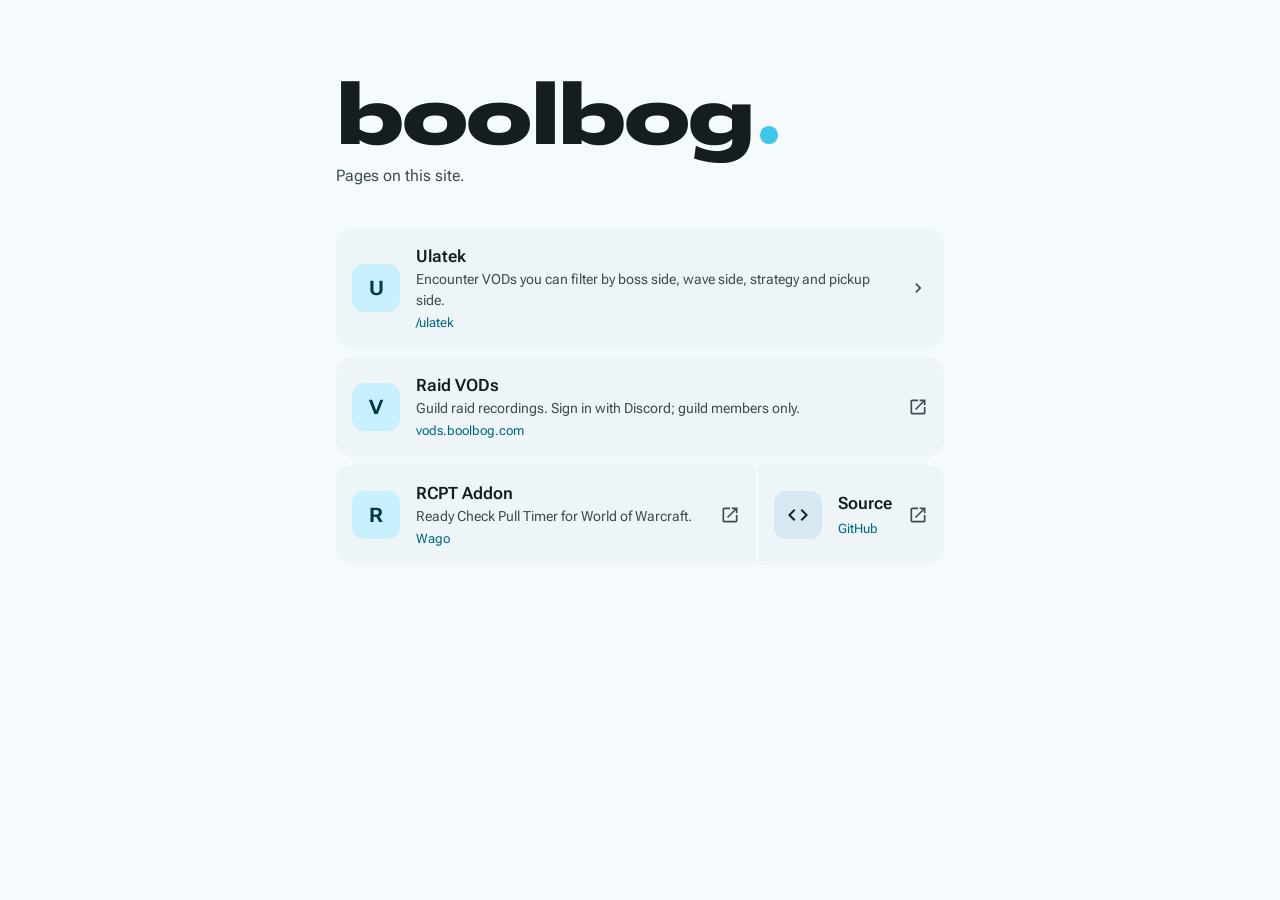
<file: index.html>
<!DOCTYPE html>
<html lang="en">
<head>
<meta charset="utf-8">
<meta name="viewport" content="width=device-width, initial-scale=1">
<title>boolbog</title>
<meta name="description" content="Directory of boolbog pages.">
<link rel="icon" href="data:image/svg+xml,%3Csvg xmlns='http://www.w3.org/2000/svg' viewBox='0 0 32 32'%3E%3Ccircle cx='16' cy='16' r='14' fill='%233fc7eb'/%3E%3C/svg%3E">
<link rel="preconnect" href="https://fonts.googleapis.com">
<link rel="preconnect" href="https://fonts.gstatic.com" crossorigin>
<link rel="stylesheet" href="https://fonts.googleapis.com/css2?family=Roboto+Flex:opsz,wdth,wght@8..144,25..151,100..1000&display=swap">
<link rel="stylesheet" href="assets/theme.css">
<style>
  main { max-width: 640px; margin: 0 auto; padding: 72px 16px 64px; }
  .site {
    margin: 0 0 8px;
    font-size: clamp(48px, 13vw, 88px);
    line-height: .95;
    font-weight: 820;
    font-stretch: 151%;
    font-variation-settings: "wdth" 151;
    letter-spacing: -.02em;
    color: var(--on-surface);
  }
  .site::after {
    content: "";
    display: inline-block;
    width: .2em; height: .2em;
    margin-left: .06em;
    border-radius: 50%;
    background: var(--primary);
  }
  .lede { margin: 0 0 40px; color: var(--on-surface-variant); font-size: 16px; }

  .pages { list-style: none; margin: 0; padding: 0; display: grid; gap: 8px; }
  .page {
    display: flex; align-items: center; gap: 16px;
    padding: 16px 16px 16px 16px;
    border-radius: var(--radius-l);
    background: var(--surface-low);
    color: inherit; text-decoration: none;
    transition: background-color .15s;
  }
  .page:hover { background: var(--surface-container); }
  .page:active { background: var(--surface-high); }
  .avatar {
    width: 48px; height: 48px; flex: none;
    display: grid; place-items: center;
    border-radius: var(--radius-m);
    background: var(--primary-container);
    color: var(--on-primary-container);
    font-weight: 700; font-size: 20px;
    font-variation-settings: "wdth" 130;
  }
  .text { min-width: 0; flex: 1; }
  .name { display: block; font-size: 17px; font-weight: 600; }
  .desc { display: block; color: var(--on-surface-variant); font-size: 14px; }
  .path { display: block; margin-top: 2px; color: var(--primary-ink); font-size: 13px; }
  .chev { color: var(--on-surface-variant); }
  .avatar .icon { width: 24px; height: 24px; }
  .avatar.alt { background: var(--secondary-container); color: var(--on-secondary-container); }

  /* Split card: one entry, two links. Connected halves with a small gap and tight
     inner corners, like an M3 split button. Stacks on narrow screens. */
  .split { display: flex; gap: 2px; }
  .split .page:first-child { flex: 1; min-width: 0; border-radius: var(--radius-l) 4px 4px var(--radius-l); }
  .split .page:last-child { flex: none; border-radius: 4px var(--radius-l) var(--radius-l) 4px; }
  @media (max-width: 480px) {
    .split { flex-direction: column; }
    .split .page:first-child { border-radius: var(--radius-l) var(--radius-l) 4px 4px; }
    .split .page:last-child { border-radius: 4px 4px var(--radius-l) var(--radius-l); }
  }
</style>
</head>
<body>
<main>
  <h1 class="site">boolbog</h1>
  <p class="lede">Pages on this site.</p>

  <ul class="pages">
    <li>
      <a class="page" href="ulatek/">
        <span class="avatar" aria-hidden="true">U</span>
        <span class="text">
          <span class="name">Ulatek</span>
          <span class="desc">Encounter VODs you can filter by boss side, wave side, strategy and pickup side.</span>
          <span class="path">/ulatek</span>
        </span>
        <svg class="icon chev" viewBox="0 0 24 24" aria-hidden="true"><path d="M8.6 16.6 13.2 12 8.6 7.4 10 6l6 6-6 6z"/></svg>
      </a>
    </li>
    <li>
      <a class="page" href="https://vods.boolbog.com/" target="_blank" rel="noopener">
        <span class="avatar" aria-hidden="true">V</span>
        <span class="text">
          <span class="name">Raid VODs</span>
          <span class="desc">Guild raid recordings. Sign in with Discord; guild members only.</span>
          <span class="path">vods.boolbog.com</span>
        </span>
        <svg class="icon chev" viewBox="0 0 24 24" aria-hidden="true"><path d="M5 21q-.82 0-1.41-.59Q3 19.82 3 19V5q0-.82.59-1.41Q4.18 3 5 3h7v2H5v14h14v-7h2v7q0 .82-.59 1.41Q19.82 21 19 21zm4.7-5.3-1.4-1.4L17.6 5H14V3h7v7h-2V6.4z"/></svg>
      </a>
    </li>
    <li class="split">
      <a class="page" href="https://addons.wago.io/addons/rcpt-addon" target="_blank" rel="noopener">
        <span class="avatar" aria-hidden="true">R</span>
        <span class="text">
          <span class="name">RCPT Addon</span>
          <span class="desc">Ready Check Pull Timer for World of Warcraft.</span>
          <span class="path">Wago</span>
        </span>
        <svg class="icon chev" viewBox="0 0 24 24" aria-hidden="true"><path d="M5 21q-.82 0-1.41-.59Q3 19.82 3 19V5q0-.82.59-1.41Q4.18 3 5 3h7v2H5v14h14v-7h2v7q0 .82-.59 1.41Q19.82 21 19 21zm4.7-5.3-1.4-1.4L17.6 5H14V3h7v7h-2V6.4z"/></svg>
      </a>
      <a class="page" href="https://github.com/spencerneutron/RCPT-Addon" target="_blank" rel="noopener" aria-label="RCPT Addon source on GitHub">
        <span class="avatar alt" aria-hidden="true"><svg class="icon" viewBox="0 0 24 24"><path d="M8 18 2 12l6-6 1.4 1.45L4.85 12l4.55 4.55zm8 0-1.4-1.45L19.15 12 14.6 7.4 16 6l6 6z"/></svg></span>
        <span class="text">
          <span class="name">Source</span>
          <span class="path">GitHub</span>
        </span>
        <svg class="icon chev" viewBox="0 0 24 24" aria-hidden="true"><path d="M5 21q-.82 0-1.41-.59Q3 19.82 3 19V5q0-.82.59-1.41Q4.18 3 5 3h7v2H5v14h14v-7h2v7q0 .82-.59 1.41Q19.82 21 19 21zm4.7-5.3-1.4-1.4L17.6 5H14V3h7v7h-2V6.4z"/></svg>
      </a>
    </li>
  </ul>
</main>
</body>
</html>
</file>
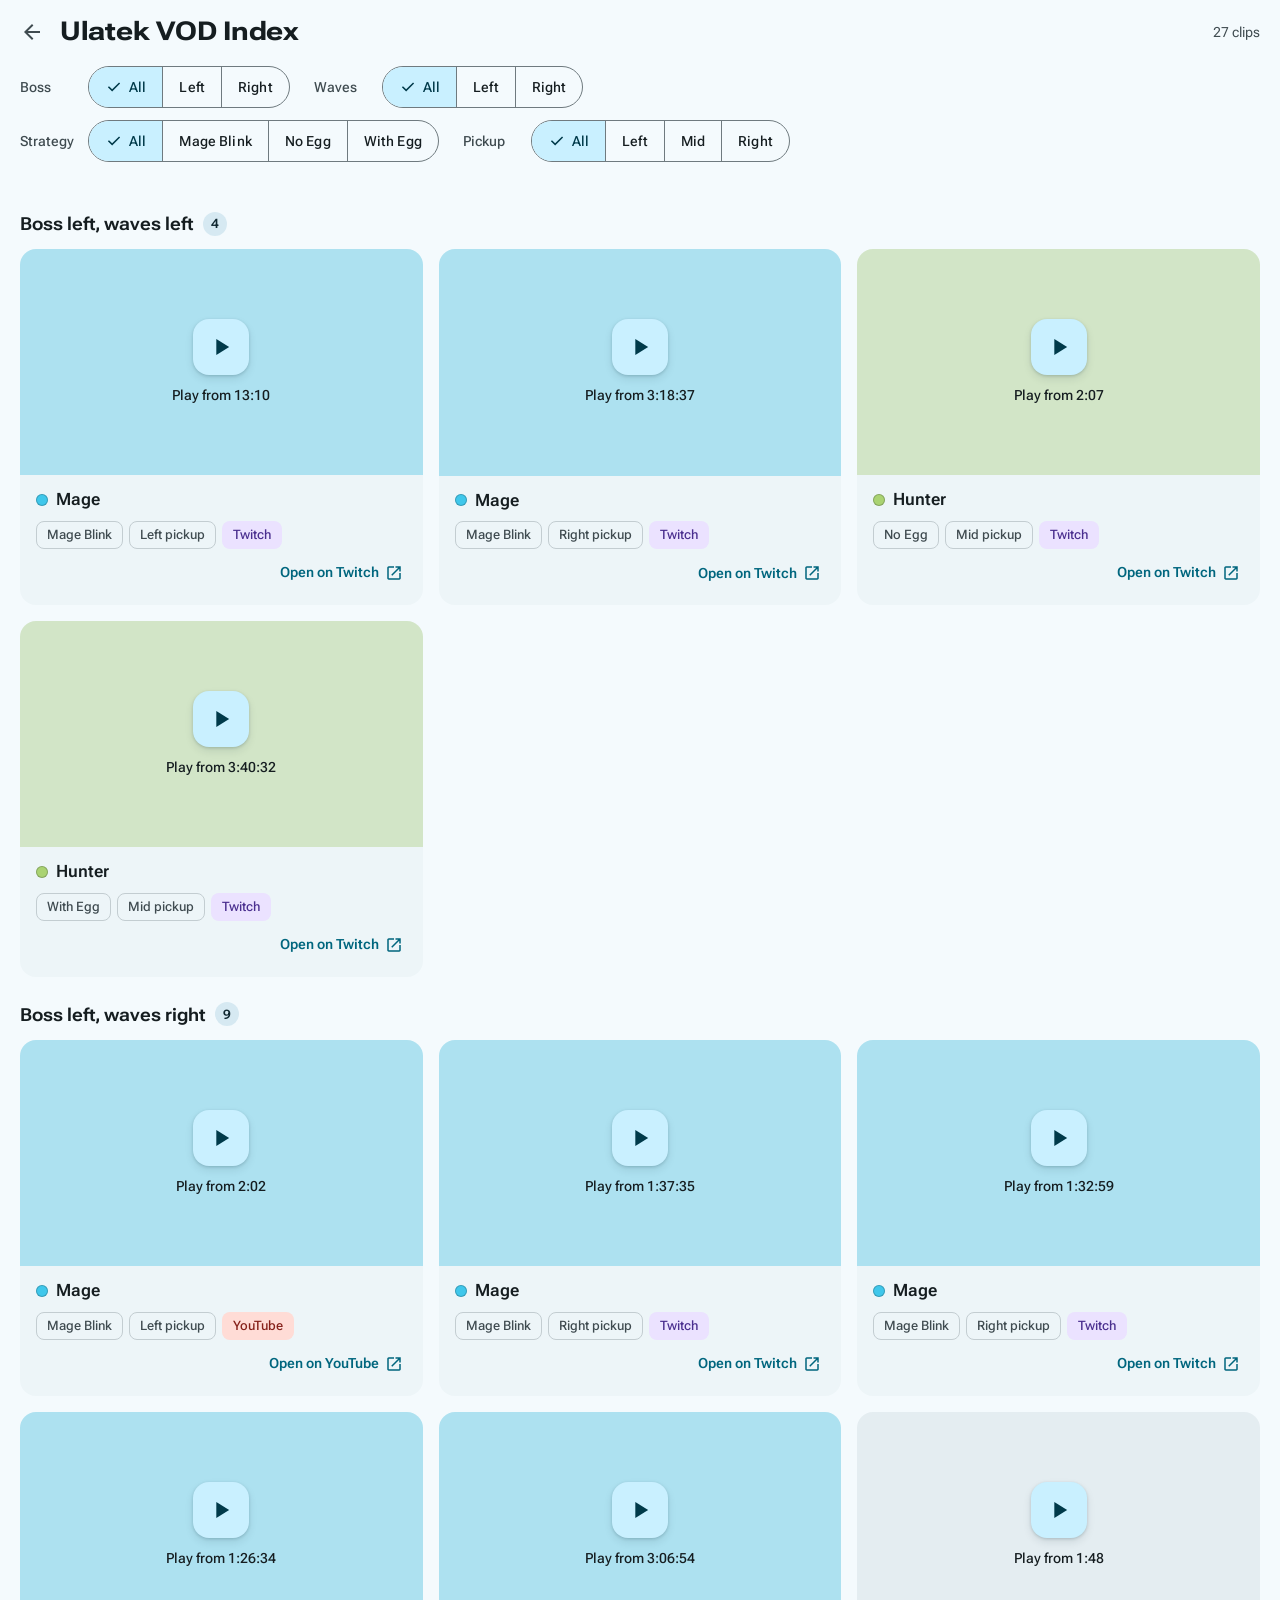
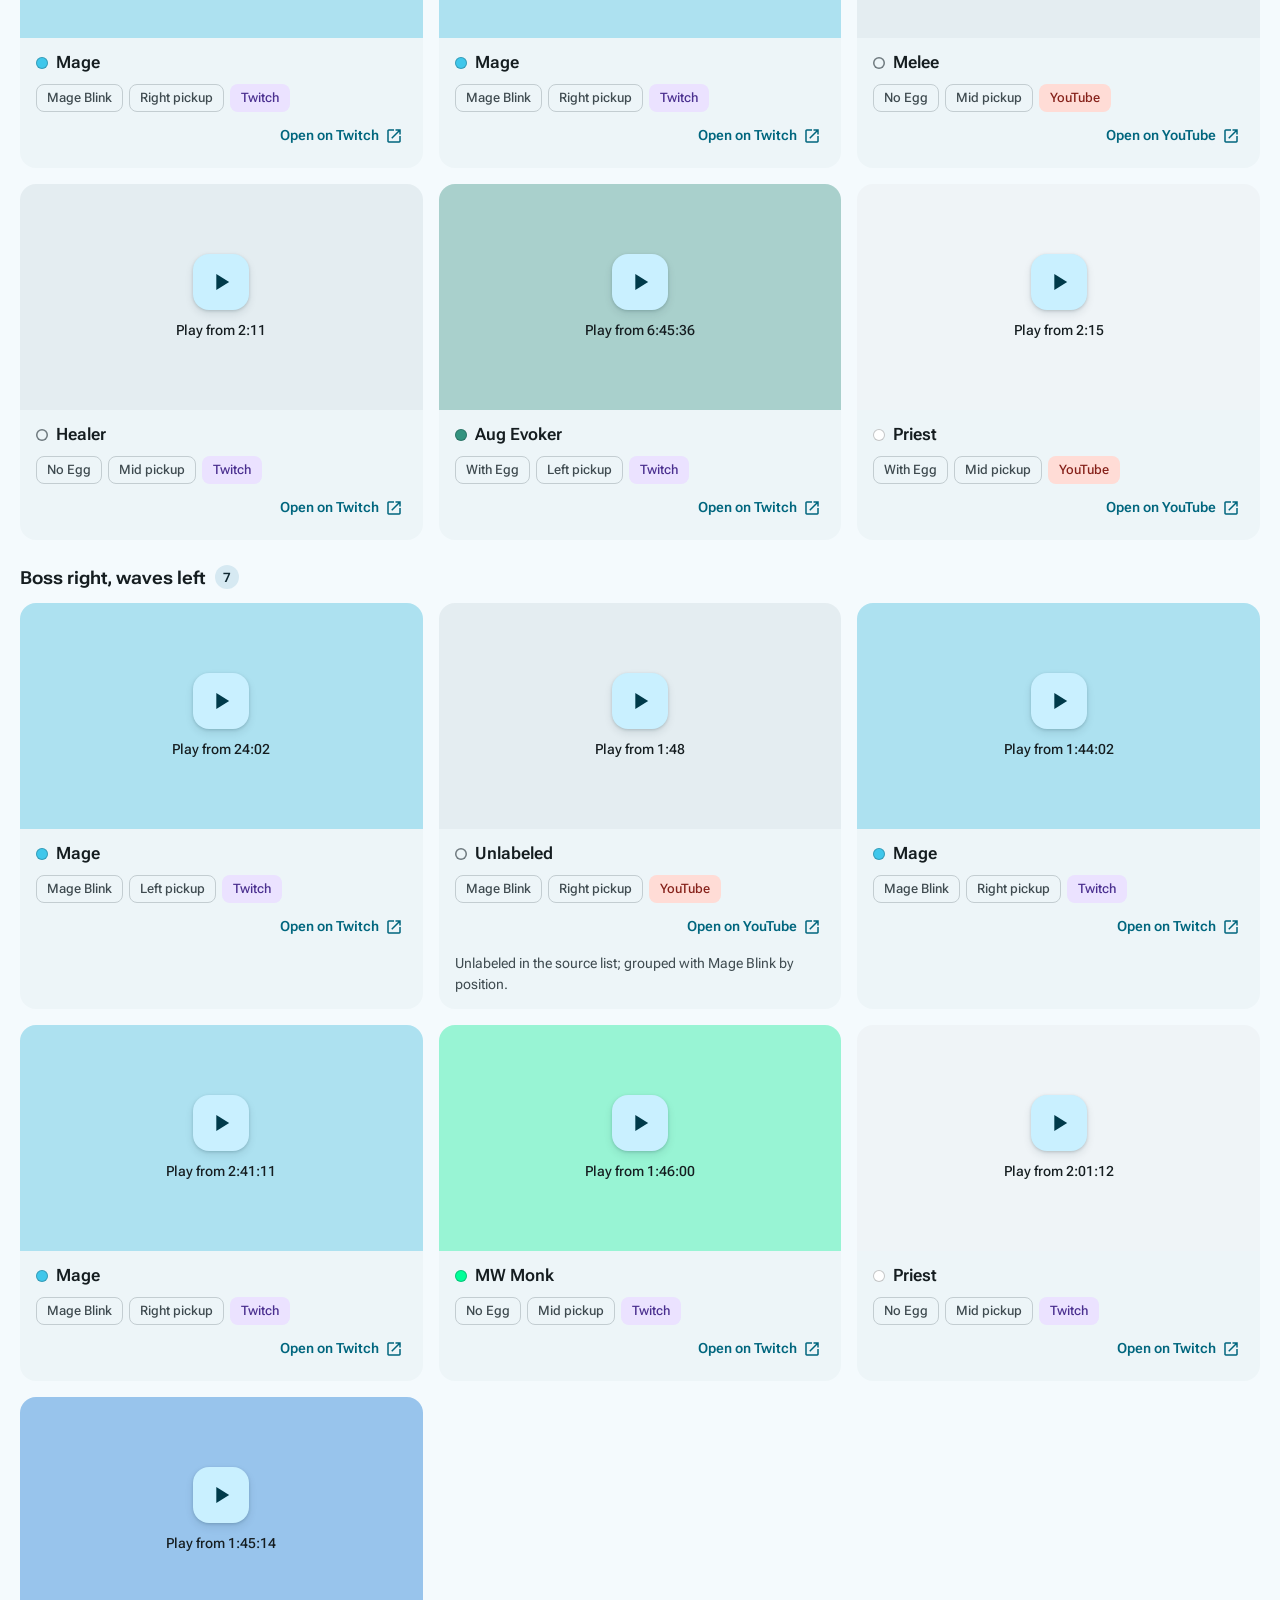
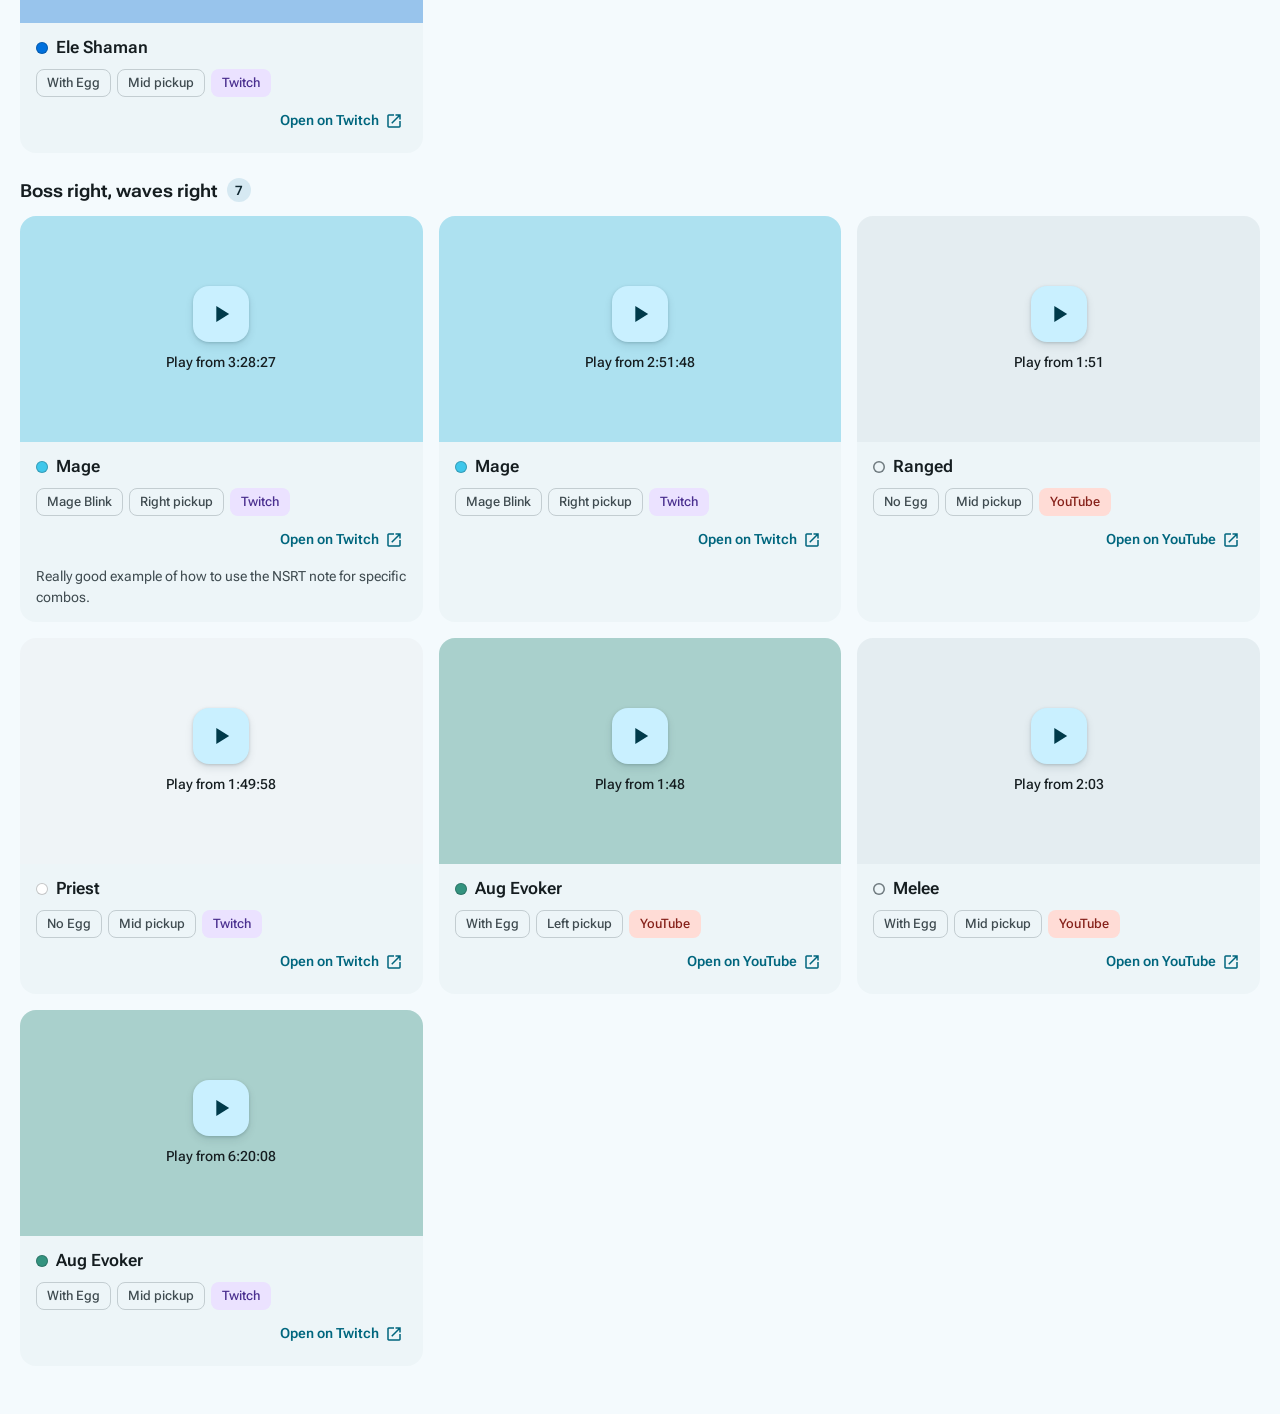
<file: ulatek/index.html>
<!DOCTYPE html>
<html lang="en">
<head>
<meta charset="utf-8">
<meta name="viewport" content="width=device-width, initial-scale=1">
<title>Ulatek VOD Index</title>
<meta name="description" content="Encounter VODs you can filter by boss side, wave side, strategy and assigned pickup side.">
<link rel="icon" href="data:image/svg+xml,%3Csvg xmlns='http://www.w3.org/2000/svg' viewBox='0 0 32 32'%3E%3Ccircle cx='16' cy='16' r='14' fill='%233fc7eb'/%3E%3C/svg%3E">
<link rel="preconnect" href="https://fonts.googleapis.com">
<link rel="preconnect" href="https://fonts.gstatic.com" crossorigin>
<link rel="stylesheet" href="https://fonts.googleapis.com/css2?family=Roboto+Flex:opsz,wdth,wght@8..144,25..151,100..1000&display=swap">
<link rel="stylesheet" href="../assets/theme.css">
<style>
  /* Top app bar */
  header {
    position: sticky; top: 0; z-index: 5;
    background: var(--surface);
    transition: background-color .2s, box-shadow .2s;
  }
  header.scrolled { background: var(--surface-container); box-shadow: 0 1px 0 var(--outline-variant); }
  .bar { max-width: 1500px; margin: 0 auto; padding: 12px 20px 16px; }
  .title-row { display: flex; align-items: center; gap: 8px; margin-bottom: 14px; }
  .back {
    width: 40px; height: 40px; flex: none;
    display: grid; place-items: center;
    margin-left: -8px;
    border-radius: 50%;
    color: var(--on-surface-variant);
    transition: background-color .15s;
  }
  .back:hover { background: color-mix(in srgb, var(--on-surface) 8%, transparent); }
  .back .icon { width: 24px; height: 24px; }
  h1 {
    margin: 0;
    font-size: 26px; line-height: 1.15; font-weight: 760;
    font-variation-settings: "wdth" 140;
    letter-spacing: -.01em;
  }
  .count { margin-left: auto; color: var(--on-surface-variant); font-size: 14px; white-space: nowrap; }

  /* Filters: Boss + Waves on one row, Strategy + Pickup beneath */
  .filters { display: grid; gap: 12px; }
  .filter-row { display: flex; flex-wrap: wrap; gap: 12px 24px; }
  .group { display: flex; align-items: center; gap: 12px; }
  .group > .label { color: var(--on-surface-variant); font-size: 14px; font-weight: 500; min-width: 56px; }

  /* M3 segmented buttons */
  .seg { display: inline-flex; border: 1px solid var(--outline); border-radius: 999px; overflow: hidden; }
  .seg button {
    display: inline-flex; align-items: center; justify-content: center; gap: 6px;
    height: 40px; padding: 0 16px;
    background: transparent; color: var(--on-surface);
    border: 0; font: inherit; font-size: 14px; font-weight: 500; letter-spacing: .01em;
    white-space: nowrap;
    cursor: pointer;
    transition: background-color .15s;
  }
  .seg button + button { border-left: 1px solid var(--outline); }
  .seg button:hover { background: color-mix(in srgb, var(--on-surface) 8%, transparent); }
  .seg button:focus-visible { outline-offset: -3px; }
  .seg button .check { display: none; width: 18px; height: 18px; }
  .seg button[aria-pressed="true"] { background: var(--primary-container); color: var(--on-primary-container); }
  .seg button[aria-pressed="true"]:hover { background: color-mix(in srgb, var(--on-primary-container) 8%, var(--primary-container)); }
  .seg button[aria-pressed="true"] .check { display: block; }

  /* Results */
  main { padding: 8px 20px 48px; max-width: 1500px; margin: 0 auto; }
  section + section { margin-top: 12px; }
  h2 {
    display: flex; align-items: center; gap: 10px;
    margin: 24px 0 12px;
    font-size: 18px; font-weight: 650;
    font-variation-settings: "wdth" 120;
  }
  .badge {
    min-width: 24px; height: 24px; padding: 0 8px;
    display: inline-grid; place-items: center;
    border-radius: 999px;
    background: var(--secondary-container); color: var(--on-secondary-container);
    font-size: 13px; font-weight: 600;
  }
  /* auto-fit collapses empty columns, so a filtered section with fewer clips widens its
     cards to fill the row; --n (clips in the section) caps a sparse row at ~760px a card.
     dense lets later cards backfill the row a playing card leaves. */
  .grid {
    display: grid; gap: 16px;
    grid-template-columns: repeat(auto-fit, minmax(min(340px, 100%), 1fr));
    grid-auto-flow: dense;
    max-width: calc(var(--n, 99) * 760px + (var(--n, 99) - 1) * 16px);
  }
  .grid:has(.card.playing) { max-width: none; }
  /* The playing card takes its own row, as wide as fits the video on screen. */
  .card.playing {
    grid-column: 1 / -1;
    justify-self: center;
    width: min(100%, max(560px, calc((100dvh - 260px) * 16 / 9)));
  }

  /* Eased layout changes (View Transitions; skipped under reduced motion). */
  ::view-transition-group(*),
  ::view-transition-old(*),
  ::view-transition-new(*) {
    animation-duration: 340ms;
    animation-timing-function: cubic-bezier(.2, 0, 0, 1);
  }

  /* Only one layer may paint at each rounded corner: stacked backgrounds clipped by the
     same radius antialias separately and leave a fringe. So the card itself has no
     background, the meta area paints the bottom, and the player only turns black once
     a video is loaded. */
  .card {
    --class: var(--surface-high);
    border-radius: var(--radius-l);
    overflow: hidden;
    display: flex; flex-direction: column;
  }
  .player { aspect-ratio: 16 / 9; position: relative; }
  .player:has(iframe) { background: #000; }
  .player iframe { position: absolute; inset: 0; width: 100%; height: 100%; border: 0; }
  .facade {
    position: absolute; inset: 0; width: 100%;
    border: 0; padding: 0;
    background: color-mix(in srgb, var(--class) var(--class-mix), var(--surface-container));
    color: var(--on-surface); font: inherit;
    cursor: pointer;
    display: flex; flex-direction: column; align-items: center; justify-content: center; gap: 10px;
  }
  .facade:focus-visible { outline-offset: -4px; }
  .fab {
    width: 56px; height: 56px;
    display: grid; place-items: center;
    border-radius: var(--radius-l);
    background: var(--primary-container); color: var(--on-primary-container);
    box-shadow: 0 1px 3px rgba(0, 40, 50, .18), 0 4px 8px rgba(0, 40, 50, .1);
    transition: border-radius .2s, box-shadow .2s;
  }
  .fab .icon { width: 28px; height: 28px; }
  .facade:hover .fab { border-radius: var(--radius-xl); box-shadow: 0 2px 4px rgba(0, 40, 50, .2), 0 8px 14px rgba(0, 40, 50, .12); }
  .facade .when { font-size: 14px; font-weight: 500; color: var(--on-surface); }
  .msg {
    position: absolute; inset: 0;
    display: flex; align-items: center; justify-content: center;
    padding: 20px; text-align: center;
    background: var(--surface-container); color: var(--on-surface-variant); font-size: 14px;
  }

  .meta { flex: 1; background: var(--surface-low); padding: 12px 16px 14px; display: flex; flex-direction: column; gap: 8px; }
  .spec-row { display: flex; align-items: center; gap: 8px; }
  .dot {
    width: 12px; height: 12px; flex: none; border-radius: 50%;
    background: var(--class);
    box-shadow: inset 0 0 0 1px color-mix(in srgb, var(--on-surface) 25%, transparent);
  }
  .card.no-class .dot { background: transparent; box-shadow: inset 0 0 0 1.5px var(--outline); }
  .spec { font-size: 17px; font-weight: 600; }
  /* Card actions (restart, collapse): quiet icons shown while a video is loaded. Hidden
     (but still taking their space) otherwise, so nothing shifts. */
  .actions { margin: -6px -8px -6px auto; display: flex; flex: none; }
  .card-action {
    width: 36px; height: 36px; flex: none;
    display: grid; place-items: center;
    border: 0; border-radius: 50%; padding: 0;
    background: transparent; color: var(--on-surface-variant);
    cursor: pointer;
    visibility: hidden;
    transition: background-color .15s, color .15s;
  }
  .card.playing .card-action { visibility: visible; }
  .card-action:hover { background: color-mix(in srgb, var(--on-surface) 8%, transparent); color: var(--on-surface); }
  .card-action .icon { width: 20px; height: 20px; }
  .row { display: flex; align-items: center; gap: 6px; flex-wrap: wrap; }
  .chip {
    height: 28px; padding: 0 10px;
    display: inline-flex; align-items: center;
    border-radius: var(--radius-s);
    border: 1px solid var(--outline-variant);
    color: var(--on-surface-variant);
    font-size: 13px; font-weight: 500;
  }
  .chip.tw { border-color: transparent; background: var(--twitch-container); color: var(--on-twitch-container); }
  .chip.yt { border-color: transparent; background: var(--youtube-container); color: var(--on-youtube-container); }
  .open {
    margin-left: auto;
    display: inline-flex; align-items: center; gap: 6px;
    height: 36px; padding: 0 12px; margin-right: -8px;
    border-radius: 999px;
    color: var(--primary-ink); text-decoration: none;
    font-size: 14px; font-weight: 600;
    transition: background-color .15s;
  }
  .open .icon { width: 18px; height: 18px; }
  .open:hover { background: color-mix(in srgb, var(--primary-ink) 10%, transparent); }
  .note { font-size: 14px; color: var(--on-surface-variant); max-width: 68ch; }
  .empty { color: var(--on-surface-variant); padding: 64px 0; text-align: center; font-size: 15px; }

  @media (max-width: 560px) {
    .bar { padding: 8px 16px 14px; }
    main { padding: 4px 16px 40px; }
    h1 { font-size: 22px; }
    .filters, .filter-row { gap: 8px; }
    .filter-row { flex-direction: column; }
    .group { gap: 8px; }
    .group > .label { min-width: 60px; font-size: 13px; }
    .seg { display: flex; flex: 1; }
    .seg button { flex: 1 1 auto; height: 36px; padding: 0 8px; font-size: 13px; }
    .seg button .check { width: 16px; height: 16px; }
    .seg[data-key="s"] button[aria-pressed="true"] .check,
    .seg[data-key="p"] button[aria-pressed="true"] .check { display: none; }
  }
</style>
</head>
<body>
<header id="top">
  <div class="bar">
    <div class="title-row">
      <a class="back" href="../" aria-label="Back to all pages">
        <svg class="icon" viewBox="0 0 24 24" aria-hidden="true"><path d="M20 11H7.8l5.6-5.6L12 4l-8 8 8 8 1.4-1.4L7.8 13H20z"/></svg>
      </a>
      <h1>Ulatek VOD Index</h1>
      <div class="count" id="count" aria-live="polite"></div>
    </div>
    <div class="filters">
      <div class="filter-row">
        <div class="group"><span class="label" id="lbl-b">Boss</span><div class="seg" role="group" aria-labelledby="lbl-b" data-key="b"></div></div>
        <div class="group"><span class="label" id="lbl-w">Waves</span><div class="seg" role="group" aria-labelledby="lbl-w" data-key="w"></div></div>
      </div>
      <div class="filter-row">
        <div class="group"><span class="label" id="lbl-s">Strategy</span><div class="seg" role="group" aria-labelledby="lbl-s" data-key="s"></div></div>
        <div class="group"><span class="label" id="lbl-p" title="Assigned pickup side">Pickup</span><div class="seg" role="group" aria-label="Assigned pickup side" data-key="p"></div></div>
      </div>
    </div>
  </div>
</header>
<main id="results"></main>

<script>
const STRATEGIES = { blink: "Mage Blink", noegg: "No Egg", egg: "With Egg" };
const SIDES = { L: "Left", R: "Right" };
// Assigned pickup side: where this player collects eggs, independent of boss and wave side.
const PICKUP = { L: "Left", M: "Mid", R: "Right" };
const POSITION_ORDER = { Left: 0, Mid: 1, Right: 2 };

// WoW class colors; role-only labels (Melee, Healer, Ranged, Unlabeled) get a neutral tile.
const CLASS_COLORS = {
  "Mage": "#3FC7EB",
  "Hunter": "#AAD372",
  "Aug Evoker": "#33937F",
  "Priest": "#FFFFFF",
  "MW Monk": "#00FF98",
  "Ele Shaman": "#0070DD",
};

const clip = (strat, boss, waves, pos, spec, src, id, t, note = "") =>
  ({ strat, boss, waves, pos, spec, src, id, sec: toSeconds(t), note });

const CLIPS = [
  // Boss Left, Waves Left
  clip("blink", "L", "L", "Left",  "Mage",   "tw", "2905210160", "13m10s"),
  clip("noegg", "L", "L", "Mid",   "Hunter", "tw", "2894003271", "2m07s"),
  clip("egg",   "L", "L", "Mid",   "Hunter", "tw", "2906340595", "3h40m32s"),
  clip("blink", "L", "L", "Right", "Mage",   "tw", "2911168379", "3h18m37s"),

  // Boss Left, Waves Right
  clip("blink", "L", "R", "Left",  "Mage",       "yt", "oMSz8Pq01GA", 122),
  clip("egg",   "L", "R", "Left",  "Aug Evoker", "tw", "2905069459", "6h45m36s"),
  clip("noegg", "L", "R", "Mid",   "Melee",      "yt", "syTDXWrELbg", 108),
  clip("noegg", "L", "R", "Mid",   "Healer",     "tw", "2906551889", "2m11s"),
  clip("egg",   "L", "R", "Mid",   "Priest",     "yt", "eyy6m0w4AQA", 135),
  clip("blink", "L", "R", "Right", "Mage",       "tw", "2910264672", "1h37m35s"),
  clip("blink", "L", "R", "Right", "Mage",       "tw", "2910264672", "1h32m59s"),
  clip("blink", "L", "R", "Right", "Mage",       "tw", "2910264672", "1h26m34s"),
  clip("blink", "L", "R", "Right", "Mage",       "tw", "2911168379", "3h06m54s"),

  // Boss Right, Waves Left
  clip("blink", "R", "L", "Left",  "Mage",        "tw", "2905210160", "24m02s"),
  clip("noegg", "R", "L", "Mid",   "MW Monk",     "tw", "2910263999", "1h46m00s"),
  clip("egg",   "R", "L", "Mid",   "Ele Shaman",  "tw", "2910264300", "1h45m14s"),
  clip("noegg", "R", "L", "Mid",   "Priest",      "tw", "2910258382", "2h01m12s"),
  clip("blink", "R", "L", "Right", "Unlabeled",   "yt", "DX3LHAatbUM", 108, "Unlabeled in the source list; grouped with Mage Blink by position."),
  clip("blink", "R", "L", "Right", "Mage",        "tw", "2910264672", "1h44m02s"),
  clip("blink", "R", "L", "Right", "Mage",        "tw", "2911168379", "2h41m11s"),

  // Boss Right, Waves Right
  clip("egg",   "R", "R", "Left",  "Aug Evoker", "yt", "hsOk8ZFJCSo", 108),
  clip("egg",   "R", "R", "Mid",   "Melee",      "yt", "U0CWOeEcCQg", 123),
  clip("noegg", "R", "R", "Mid",   "Ranged",     "yt", "6G_OhBHeg0g", 111),
  clip("noegg", "R", "R", "Mid",   "Priest",     "tw", "2910258382", "1h49m58s"),
  clip("egg",   "R", "R", "Mid",   "Aug Evoker", "tw", "2905069459", "6h20m08s"),
  clip("blink", "R", "R", "Right", "Mage",       "tw", "2911168379", "3h28m27s", "Really good example of how to use the NSRT note for specific combos."),
  clip("blink", "R", "R", "Right", "Mage",       "tw", "2911168379", "2h51m48s"),
];
CLIPS.forEach((c, i) => { c.key = i; });

const FILTER_OPTIONS = {
  s: [["all", "All"], ...Object.entries(STRATEGIES)],
  b: [["all", "All"], ...Object.entries(SIDES)],
  w: [["all", "All"], ...Object.entries(SIDES)],
  p: [["all", "All"], ...Object.entries(PICKUP)],
};

const SVG_NS = "http://www.w3.org/2000/svg";
const ICONS = {
  check: "M9.55 18 3.85 12.3l1.43-1.42 4.27 4.27 9.17-9.18 1.43 1.43z",
  play: "M8 5.14v13.72L19 12z",
  collapse: "M3.4 22 2 20.6 8.6 14H4v-2h8v8h-2v-4.6zM12 12V4h2v4.6L20.6 2 22 3.4 15.4 10H20v2z",
  replay: "M12 22q-1.88 0-3.51-.71-1.64-.71-2.85-1.93-1.21-1.21-1.93-2.85Q3 14.88 3 13h2q0 2.93 2.04 4.96Q9.08 20 12 20t4.96-2.04Q19 15.93 19 13t-2.04-4.96Q14.93 6 12 6h-.15l1.55 1.55L12 9 8 5l4-4 1.4 1.45L11.85 4H12q1.88 0 3.51.71 1.64.71 2.85 1.93 1.21 1.21 1.93 2.85Q21 11.13 21 13q0 1.88-.71 3.51-.71 1.64-1.93 2.85-1.21 1.21-2.85 1.93Q13.88 22 12 22z",
  external: "M5 21q-.82 0-1.41-.59Q3 19.82 3 19V5q0-.82.59-1.41Q4.18 3 5 3h7v2H5v14h14v-7h2v7q0 .82-.59 1.41Q19.82 21 19 21zm4.7-5.3-1.4-1.4L17.6 5H14V3h7v7h-2V6.4z",
};

const state = readState();
const reducedMotion = matchMedia("(prefers-reduced-motion: reduce)");
let activeCard = null;   // the card whose video is loaded and expanded

// Run a DOM update as an eased view transition where supported.
function withTransition(update, after) {
  if (!document.startViewTransition || reducedMotion.matches) { update(); after?.(); return; }
  document.startViewTransition(update).finished.then(() => after?.(), () => after?.());
}

function toSeconds(t) {
  if (typeof t === "number") return t;
  const [, h = 0, m = 0, s = 0] = t.match(/^(?:(\d+)h)?(?:(\d+)m)?(?:(\d+)s)?$/);
  return +h * 3600 + +m * 60 + +s;
}

function clock(sec) {
  const h = Math.floor(sec / 3600), m = Math.floor(sec % 3600 / 60), s = sec % 60;
  const pad = n => String(n).padStart(2, "0");
  return h ? `${h}:${pad(m)}:${pad(s)}` : `${m}:${pad(s)}`;
}

function twitchTime(sec) {
  return `${Math.floor(sec / 3600)}h${Math.floor(sec % 3600 / 60)}m${sec % 60}s`;
}

function watchUrl(c) {
  return c.src === "tw"
    ? `https://www.twitch.tv/videos/${c.id}?t=${twitchTime(c.sec)}`
    : `https://youtu.be/${c.id}?t=${c.sec}`;
}

function embedUrl(c) {
  return c.src === "tw"
    ? `https://player.twitch.tv/?video=${c.id}&time=${twitchTime(c.sec)}&parent=${location.hostname}&autoplay=true`
    : `https://www.youtube-nocookie.com/embed/${c.id}?start=${c.sec}&autoplay=1`;
}

function readState() {
  const p = new URLSearchParams(location.search);
  const pick = (key) => {
    const v = p.get(key);
    return FILTER_OPTIONS[key].some(([k]) => k === v) ? v : "all";
  };
  return { s: pick("s"), b: pick("b"), w: pick("w"), p: pick("p") };
}

function writeState() {
  const p = new URLSearchParams();
  for (const [k, v] of Object.entries(state)) if (v !== "all") p.set(k, v);
  const qs = p.toString();
  try { history.replaceState(null, "", qs ? `?${qs}` : location.pathname); } catch {}
}

function el(tag, attrs = {}, ...children) {
  const node = document.createElement(tag);
  for (const [k, v] of Object.entries(attrs)) {
    if (k.startsWith("on")) node.addEventListener(k.slice(2), v);
    else node.setAttribute(k, v);
  }
  node.append(...children.filter(c => c !== null && c !== undefined));
  return node;
}

function icon(name, cls = "") {
  const svg = document.createElementNS(SVG_NS, "svg");
  svg.setAttribute("class", `icon ${cls}`.trim());
  svg.setAttribute("viewBox", "0 0 24 24");
  svg.setAttribute("aria-hidden", "true");
  const path = document.createElementNS(SVG_NS, "path");
  path.setAttribute("d", ICONS[name]);
  svg.append(path);
  return svg;
}

function buildFilters() {
  document.querySelectorAll(".seg").forEach(seg => {
    const key = seg.dataset.key;
    for (const [value, label] of FILTER_OPTIONS[key]) {
      seg.append(el("button", {
        type: "button",
        "data-value": value,
        "aria-pressed": String(state[key] === value),
        onclick: () => {
          if (state[key] === value) return;
          state[key] = value; writeState();
          withTransition(() => { syncFilters(); render(); });
        },
      }, icon("check", "check"), label));
    }
  });
}

function syncFilters() {
  document.querySelectorAll(".seg").forEach(seg => {
    seg.querySelectorAll("button").forEach(btn =>
      btn.setAttribute("aria-pressed", String(state[seg.dataset.key] === btn.dataset.value)));
  });
}

function loadPlayer(container, c) {
  if (c.src === "tw" && !location.hostname) {
    container.replaceChildren(el("div", { class: "msg" },
      "Twitch embeds only play when this page is served from a web host. Use “Open on Twitch” below."));
    return;
  }
  container.replaceChildren(el("iframe", {
    src: embedUrl(c),
    allow: "autoplay; fullscreen; encrypted-media; picture-in-picture",
    allowfullscreen: "",
    title: `${STRATEGIES[c.strat]}: ${c.spec}`,
  }));
}

// Play a card: collapse and stop the previous one, load this one's embed, expand it.
function play(node) {
  withTransition(() => {
    if (activeCard && activeCard !== node) activeCard.stop();
    node.start();
    activeCard = node;
  }, () => {
    const top = document.getElementById("top").offsetHeight + 12;
    node.style.scrollMarginTop = `${top}px`;
    node.scrollIntoView({ block: "nearest", behavior: reducedMotion.matches ? "auto" : "smooth" });
  });
}

// Collapse a playing card back to its facade (stops the video), keeping focus on its play button.
function collapse(node) {
  withTransition(() => {
    node.stop();
    if (activeCard === node) activeCard = null;
  }, () => node.querySelector(".facade")?.focus({ preventScroll: true }));
}

function card(c) {
  const color = CLASS_COLORS[c.spec];
  const player = el("div", { class: "player" });
  const facade = () => el("button", {
    class: "facade", type: "button", onclick: () => play(node),
    "aria-label": `Play ${c.spec} clip at ${clock(c.sec)}`,
  }, el("span", { class: "fab" }, icon("play")), el("span", { class: "when" }, `Play from ${clock(c.sec)}`));
  player.append(facade());

  const site = c.src === "tw" ? "Twitch" : "YouTube";
  const style = [`view-transition-name: clip-${c.key}`, color ? `--class: ${color}` : ""].filter(Boolean).join("; ");
  const node = el("article", { class: color ? "card" : "card no-class", style },
    player,
    el("div", { class: "meta" },
      el("div", { class: "spec-row" },
        el("span", { class: "dot", "aria-hidden": "true" }),
        el("span", { class: "spec" }, c.spec),
        el("span", { class: "actions" },
          el("button", {
            class: "card-action", type: "button", onclick: () => loadPlayer(player, c),
            title: `Restart from ${clock(c.sec)}`, "aria-label": `Restart ${c.spec} clip from ${clock(c.sec)}`,
          }, icon("replay")),
          el("button", {
            class: "card-action", type: "button", onclick: () => collapse(node),
            title: "Collapse", "aria-label": `Stop and collapse ${c.spec} clip`,
          }, icon("collapse")))),
      el("div", { class: "row" },
        state.s === "all" ? el("span", { class: "chip" }, STRATEGIES[c.strat]) : null,
        state.p === "all" ? el("span", { class: "chip", title: "Assigned pickup side" }, `${c.pos} pickup`) : null,
        el("span", { class: `chip ${c.src}` }, site),
        el("a", { class: "open", href: watchUrl(c), target: "_blank", rel: "noopener" },
          `Open on ${site}`, icon("external"))),
      c.note ? el("div", { class: "note" }, c.note) : null));
  node.start = () => { loadPlayer(player, c); node.classList.add("playing"); };
  node.stop = () => { player.replaceChildren(facade()); node.classList.remove("playing"); };
  return node;
}

function render() {
  activeCard = null;   // re-rendering replaces every card, stopping any video
  const stratOrder = Object.keys(STRATEGIES);
  const visible = CLIPS.filter(c =>
    (state.s === "all" || c.strat === state.s) &&
    (state.b === "all" || c.boss === state.b) &&
    (state.w === "all" || c.waves === state.w) &&
    (state.p === "all" || c.pos === PICKUP[state.p]));

  const sections = [];
  for (const boss of ["L", "R"]) {
    for (const waves of ["L", "R"]) {
      const items = visible
        .filter(c => c.boss === boss && c.waves === waves)
        .sort((a, b) => stratOrder.indexOf(a.strat) - stratOrder.indexOf(b.strat)
          || POSITION_ORDER[a.pos] - POSITION_ORDER[b.pos]);
      if (!items.length) continue;
      sections.push(el("section", {},
        el("h2", {}, `Boss ${SIDES[boss].toLowerCase()}, waves ${SIDES[waves].toLowerCase()}`,
          el("span", { class: "badge" }, String(items.length))),
        el("div", { class: "grid", style: `--n: ${items.length}` }, ...items.map(card))));
    }
  }

  document.getElementById("count").textContent = visible.length === CLIPS.length
    ? `${CLIPS.length} clips`
    : `${visible.length} of ${CLIPS.length} clips`;
  document.getElementById("results").replaceChildren(
    ...(sections.length ? sections : [el("div", { class: "empty" }, "No clips match these filters. Set one of them back to All to see more.")]));
}

const header = document.getElementById("top");
addEventListener("scroll", () => header.classList.toggle("scrolled", scrollY > 4), { passive: true });

buildFilters();
render();
</script>
</body>
</html>
</file>
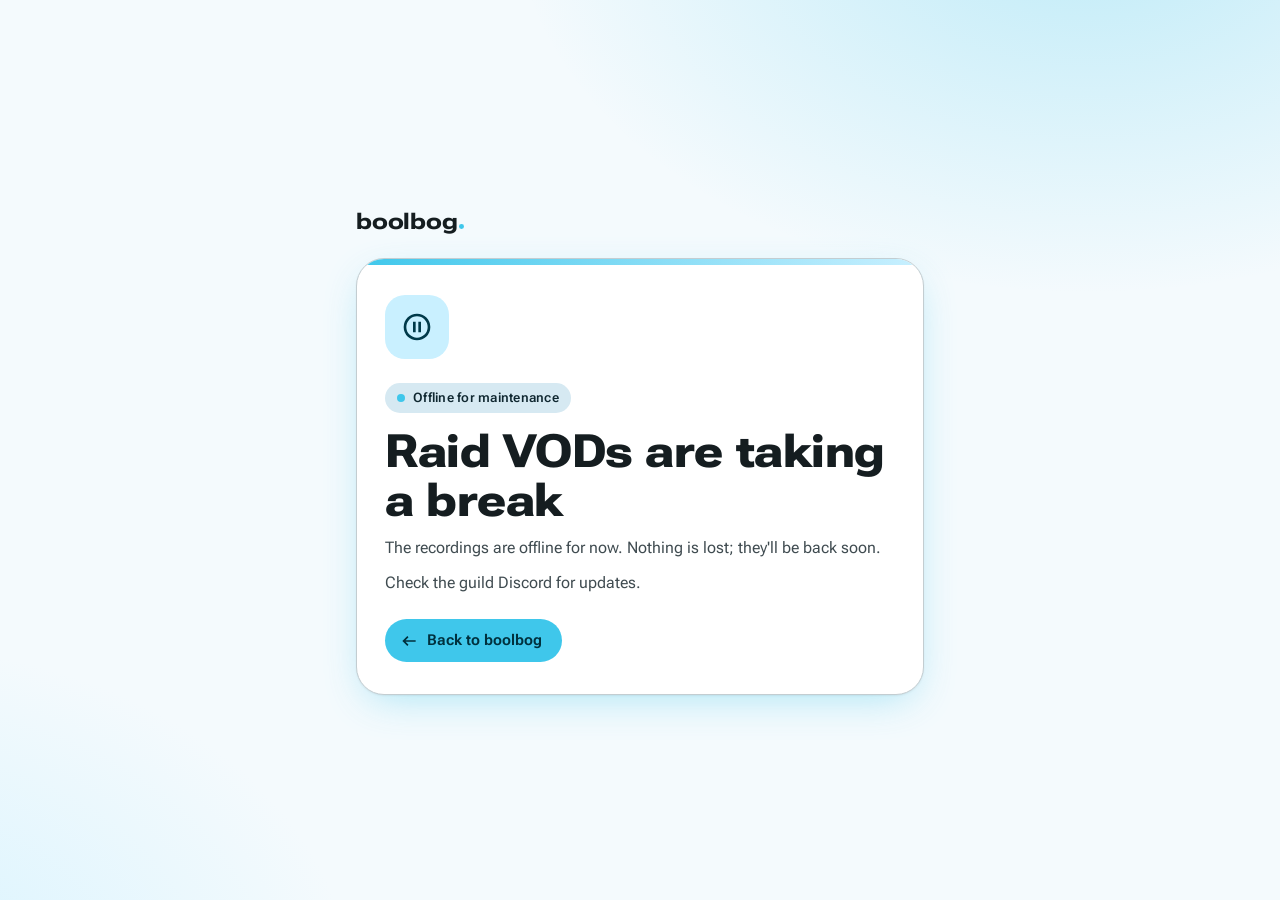
<file: vods-down/index.html>
<!DOCTYPE html>
<html lang="en">
<head>
<meta charset="utf-8">
<meta name="viewport" content="width=device-width, initial-scale=1">
<meta name="robots" content="noindex">
<title>Raid VODs offline · boolbog</title>
<meta name="description" content="The raid recordings are offline for maintenance.">
<link rel="icon" href="data:image/svg+xml,%3Csvg xmlns='http://www.w3.org/2000/svg' viewBox='0 0 32 32'%3E%3Ccircle cx='16' cy='16' r='14' fill='%233fc7eb'/%3E%3C/svg%3E">
<link rel="preconnect" href="https://fonts.googleapis.com">
<link rel="preconnect" href="https://fonts.gstatic.com" crossorigin>
<link rel="stylesheet" href="https://fonts.googleapis.com/css2?family=Roboto+Flex:opsz,wdth,wght@8..144,25..151,100..1000&display=swap">
<link rel="stylesheet" href="../assets/theme.css">
<style>
  body {
    min-height: 100svh;
    background:
      radial-gradient(60rem 40rem at 85% -10%, color-mix(in srgb, var(--primary) 30%, transparent), transparent 60%),
      radial-gradient(50rem 36rem at -10% 110%, color-mix(in srgb, var(--primary-container) 70%, transparent), transparent 60%),
      var(--surface);
  }
  main {
    max-width: 600px; min-height: 100svh; margin: 0 auto; padding: 56px 16px;
    display: flex; flex-direction: column; justify-content: center;
  }
  .site {
    margin: 0 0 20px; font-size: 22px; font-weight: 820; font-stretch: 151%;
    font-variation-settings: "wdth" 151; letter-spacing: -.01em;
    color: var(--on-surface); text-decoration: none; align-self: flex-start;
  }
  .site::after {
    content: ""; display: inline-block; width: .22em; height: .22em; margin-left: .06em;
    border-radius: 50%; background: var(--primary);
  }
  .card {
    position: relative; overflow: hidden;
    padding: 36px 28px 32px; border-radius: var(--radius-xl);
    background: var(--surface-lowest);
    border: 1px solid var(--outline-variant);
    box-shadow: 0 1px 2px rgb(0 0 0 / .06), 0 12px 40px -12px color-mix(in srgb, var(--primary) 45%, transparent);
  }
  .card::before {
    content: ""; position: absolute; inset: 0 0 auto; height: 6px;
    background: linear-gradient(90deg, var(--primary), var(--primary-container));
  }
  .badge {
    width: 64px; height: 64px; margin: 0 0 24px;
    display: grid; place-items: center; border-radius: 20px;
    background: var(--primary-container); color: var(--on-primary-container);
  }
  .badge svg { width: 32px; height: 32px; fill: currentColor; }
  .status {
    display: inline-flex; align-items: center; gap: 8px; margin: 0 0 14px;
    padding: 5px 12px; border-radius: 999px;
    background: var(--secondary-container); color: var(--on-secondary-container);
    font-size: 13px; font-weight: 600; letter-spacing: .02em;
  }
  .status::before {
    content: ""; width: 8px; height: 8px; border-radius: 50%; background: var(--primary);
    box-shadow: 0 0 0 0 var(--primary); animation: pulse 2s ease-out infinite;
  }
  @keyframes pulse { to { box-shadow: 0 0 0 8px transparent; } }
  h1 {
    margin: 0 0 12px; font-size: clamp(32px, 8vw, 46px); line-height: 1.05;
    font-weight: 780; font-stretch: 125%; font-variation-settings: "wdth" 125;
    letter-spacing: -.01em; color: var(--on-surface);
  }
  p { margin: 0 0 10px; color: var(--on-surface-variant); font-size: 16px; line-height: 1.55; }
  .actions { display: flex; flex-wrap: wrap; gap: 12px; margin-top: 24px; }
  .back {
    display: inline-flex; align-items: center; gap: 8px; padding: 10px 20px 10px 14px;
    border-radius: 999px; background: var(--primary); color: var(--on-primary);
    font-weight: 650; text-decoration: none; transition: filter .15s;
  }
  .back:hover { filter: brightness(1.06); }
  .back svg { width: 20px; height: 20px; fill: currentColor; }
  .back:focus-visible, .site:focus-visible { outline: 3px solid var(--primary-ink); outline-offset: 3px; }
</style>
</head>
<body>
<main>
  <a class="site" href="/">boolbog</a>
  <section class="card">
    <div class="badge" aria-hidden="true">
      <svg viewBox="0 0 24 24"><path d="M9 16h2V8H9zm4 0h2V8h-2zm-1 6q-2.07 0-3.9-.79-1.82-.78-3.17-2.14-1.36-1.35-2.14-3.17Q2 14.07 2 12t.79-3.9q.78-1.82 2.14-3.17Q6.28 3.57 8.1 2.79 9.93 2 12 2t3.9.79q1.82.78 3.17 2.14 1.36 1.35 2.14 3.17Q22 9.93 22 12t-.79 3.9q-.78 1.82-2.14 3.17-1.35 1.36-3.17 2.14Q14.07 22 12 22m0-2q3.35 0 5.68-2.32Q20 15.35 20 12t-2.32-5.68Q15.35 4 12 4T6.33 6.32Q4 8.65 4 12t2.33 5.68Q8.65 20 12 20"/></svg>
    </div>
    <p class="status">Offline for maintenance</p>
    <h1>Raid VODs are taking a break</h1>
    <p>The recordings are offline for now. Nothing is lost; they'll be back soon.</p>
    <p>Check the guild Discord for updates.</p>
    <div class="actions">
      <a class="back" href="/"><svg viewBox="0 0 24 24" aria-hidden="true"><path d="m10 18-6-6 6-6 1.4 1.45L7.85 11H20v2H7.85l3.55 3.55z"/></svg>Back to boolbog</a>
    </div>
  </section>
</main>
</body>
</html>
</file>
<file: assets/theme.css>
/* Shared Material 3 pastel theme. Primary is seeded from the WoW mage class color (#3FC7EB). */
:root {
  color-scheme: light;
  --primary: #3fc7eb;          /* mage blue: fills, selected states */
  --on-primary: #00313e;
  --primary-ink: #00667e;      /* readable primary for text, icons, focus rings */
  --primary-container: #c9f0ff;
  --on-primary-container: #003a4a;
  --secondary-container: #d6e9f2;
  --on-secondary-container: #0f2730;
  --twitch-container: #ebe2ff;
  --on-twitch-container: #4a2f8f;
  --youtube-container: #ffdcd6;
  --on-youtube-container: #86211a;

  --surface: #f4fafd;
  --surface-lowest: #ffffff;
  --surface-low: #edf5f8;
  --surface-container: #e6eff3;
  --surface-high: #dfe9ed;
  --on-surface: #151d20;
  --on-surface-variant: #3f4b50;
  --outline: #6f7a7f;
  --outline-variant: #c3cdd1;

  --radius-s: 8px;
  --radius-m: 12px;
  --radius-l: 16px;
  --radius-xl: 28px;

  --class-mix: 34%;            /* how strongly a WoW class color tints a card's video facade */

  --font: "Roboto Flex", Roboto, system-ui, -apple-system, "Segoe UI", sans-serif;
}

/* Material 3 dark scheme from the same seed: primary tone 80, containers tone 30,
   surfaces from the neutral palette at tones 6 / 4 / 10 / 12 / 17. */
@media (prefers-color-scheme: dark) {
  :root {
    color-scheme: dark;
    --primary: #5fd4fb;
    --on-primary: #003544;
    --primary-ink: #7dd8f7;
    --primary-container: #004d61;
    --on-primary-container: #bdeaff;
    --secondary-container: #344a53;
    --on-secondary-container: #cfe6f1;
    --twitch-container: #3f3170;
    --on-twitch-container: #e7deff;
    --youtube-container: #73302a;
    --on-youtube-container: #ffdad5;

    --surface: #0f1417;
    --surface-lowest: #0a0f11;
    --surface-low: #171c1f;
    --surface-container: #1b2023;
    --surface-high: #252b2e;
    --on-surface: #dee3e6;
    --on-surface-variant: #bfc8cc;
    --outline: #899296;
    --outline-variant: #40484c;

    --class-mix: 26%;
  }
}

* { box-sizing: border-box; }

html { -webkit-text-size-adjust: 100%; }

body {
  margin: 0;
  background: var(--surface);
  color: var(--on-surface);
  font: 400 15px/1.5 var(--font);
  font-optical-sizing: auto;
}

a { color: var(--primary-ink); }

:focus-visible {
  outline: 2px solid var(--primary-ink);
  outline-offset: 2px;
}

.icon { width: 20px; height: 20px; flex: none; fill: currentColor; }

@media (prefers-reduced-motion: reduce) {
  *, *::before, *::after { transition: none !important; animation: none !important; }
}
</file>
